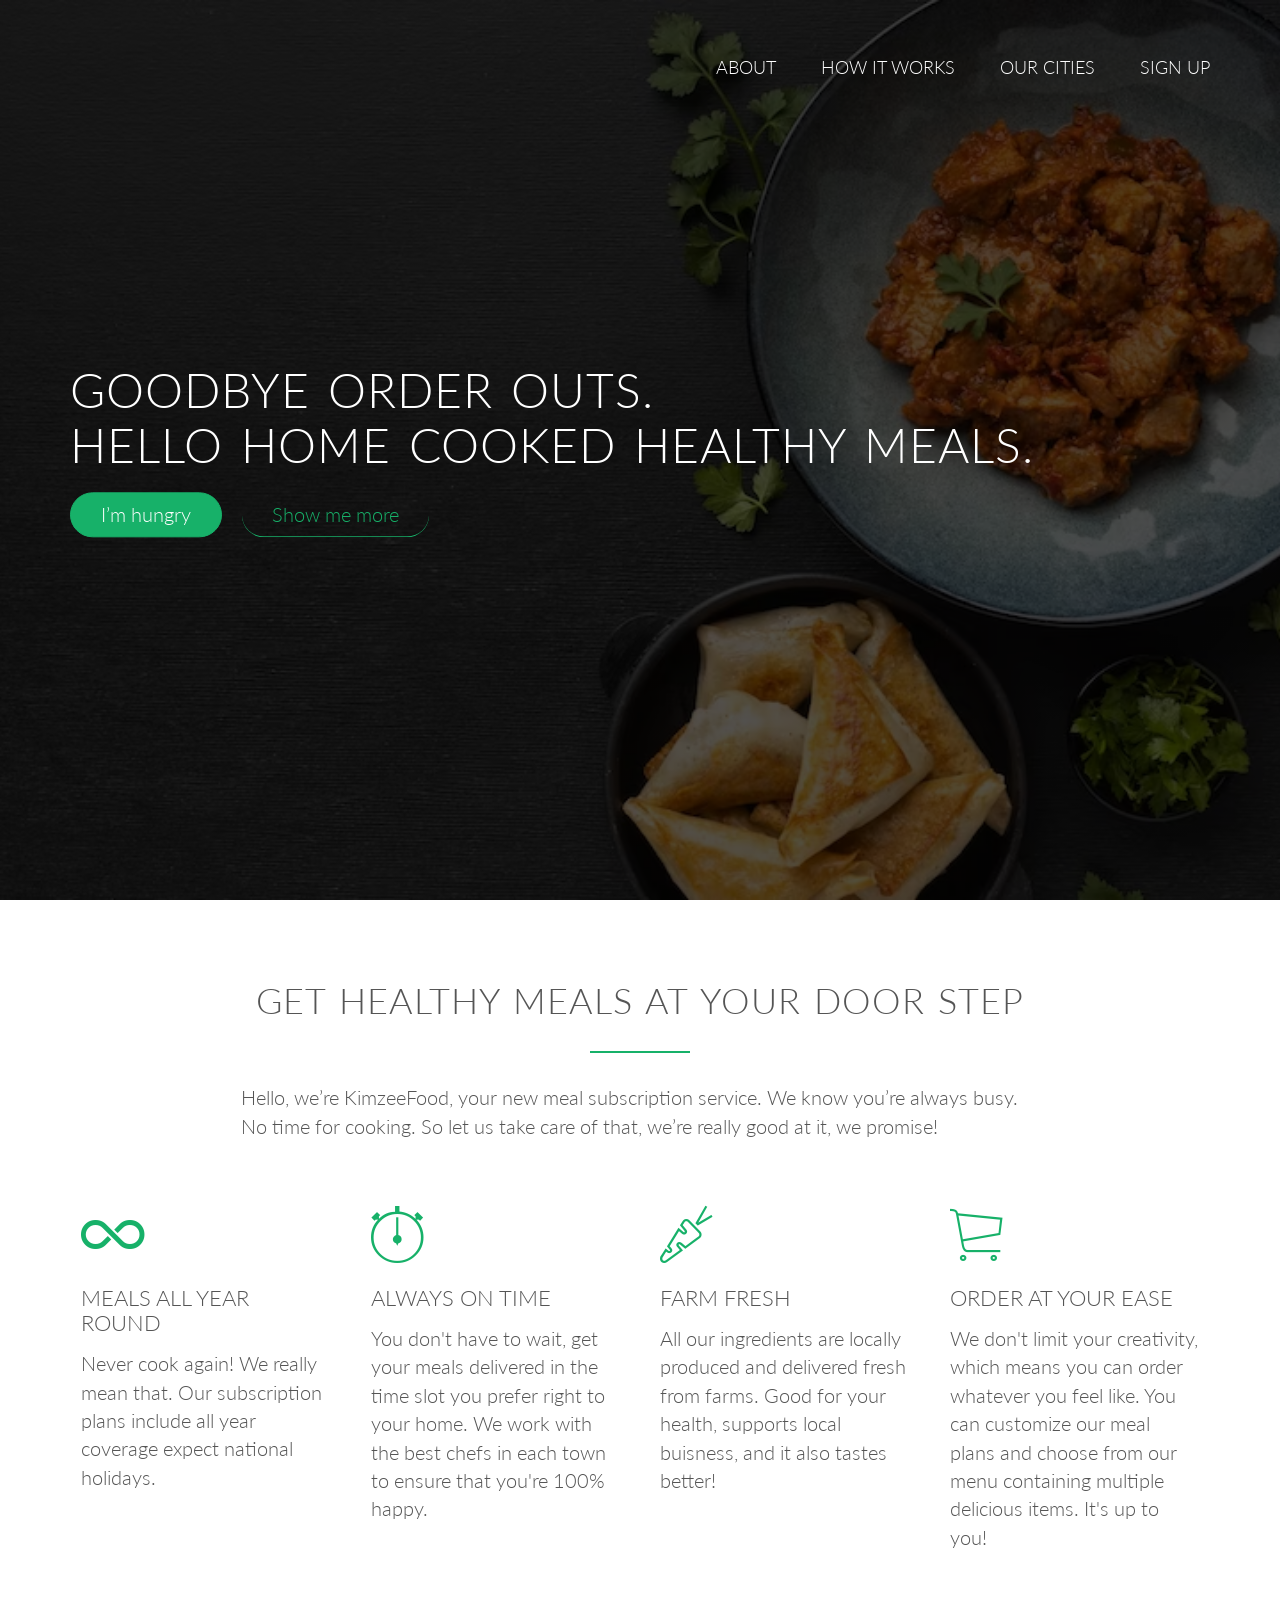
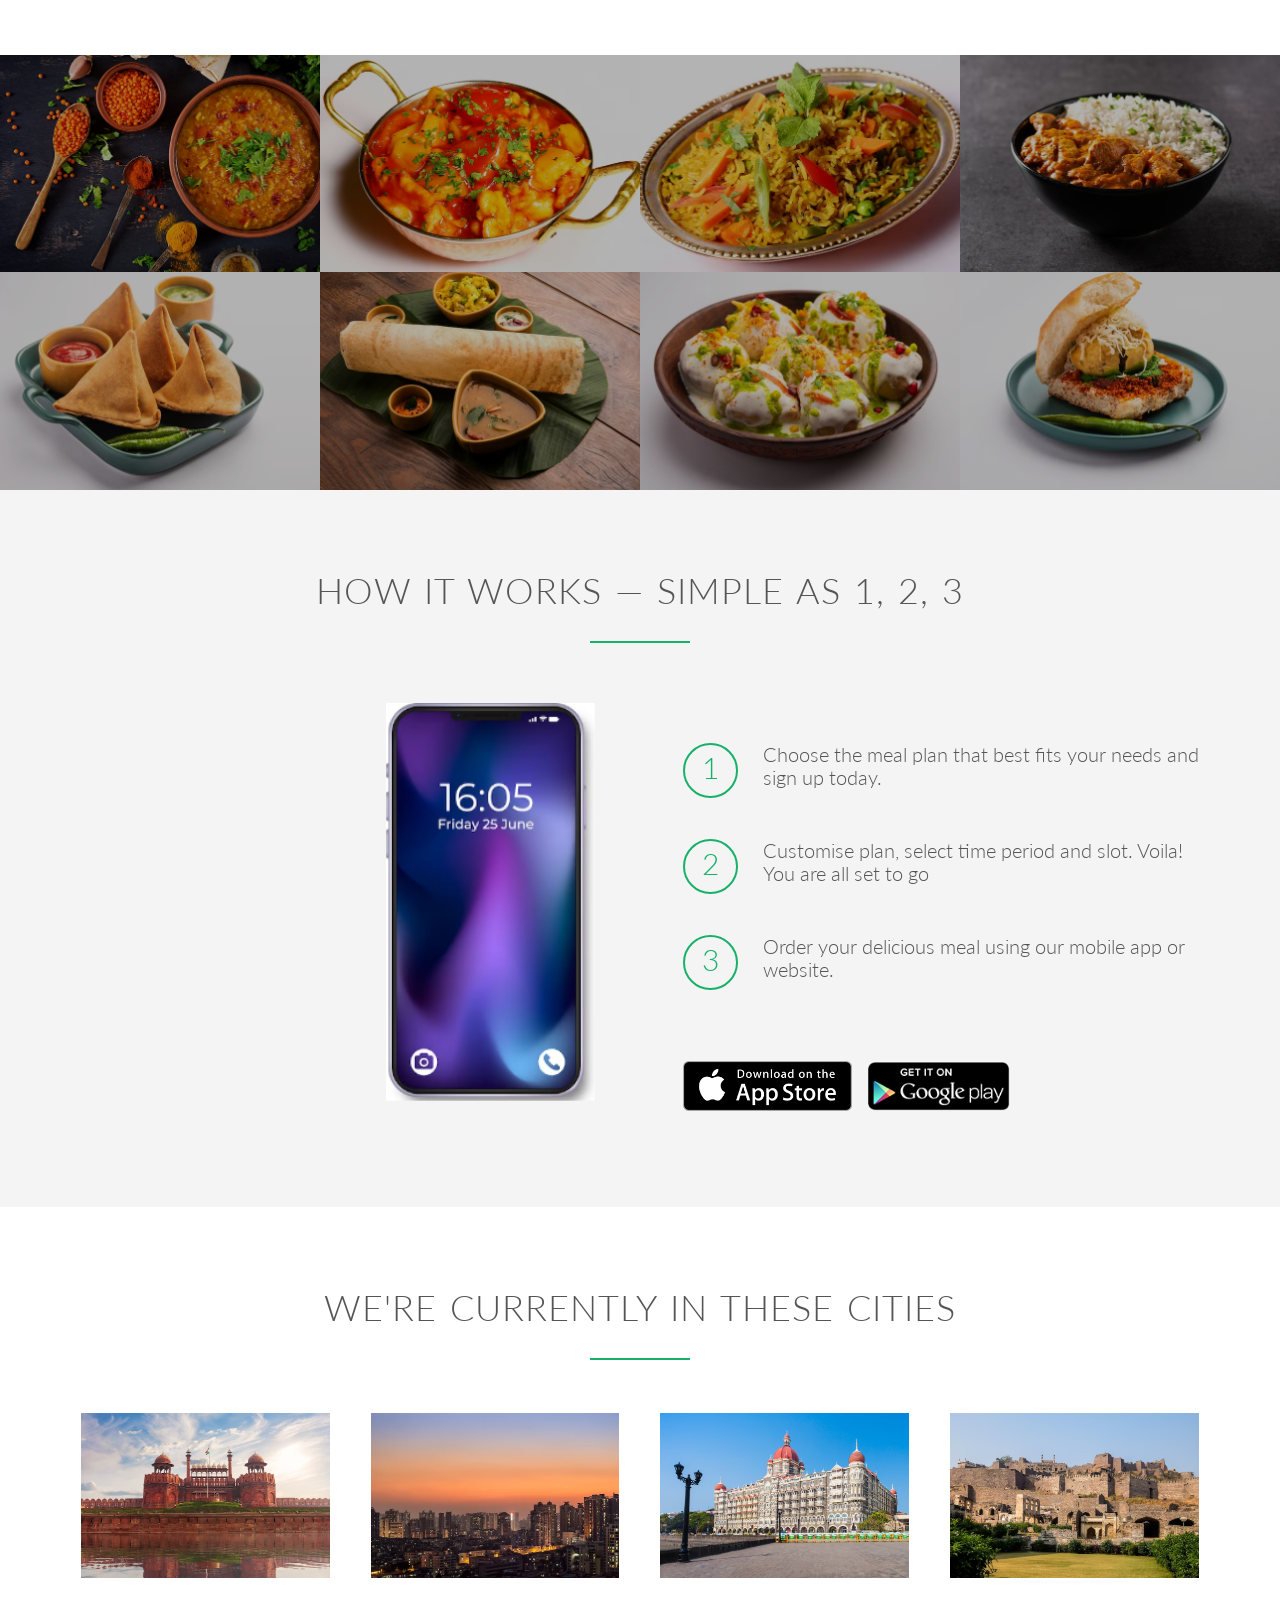
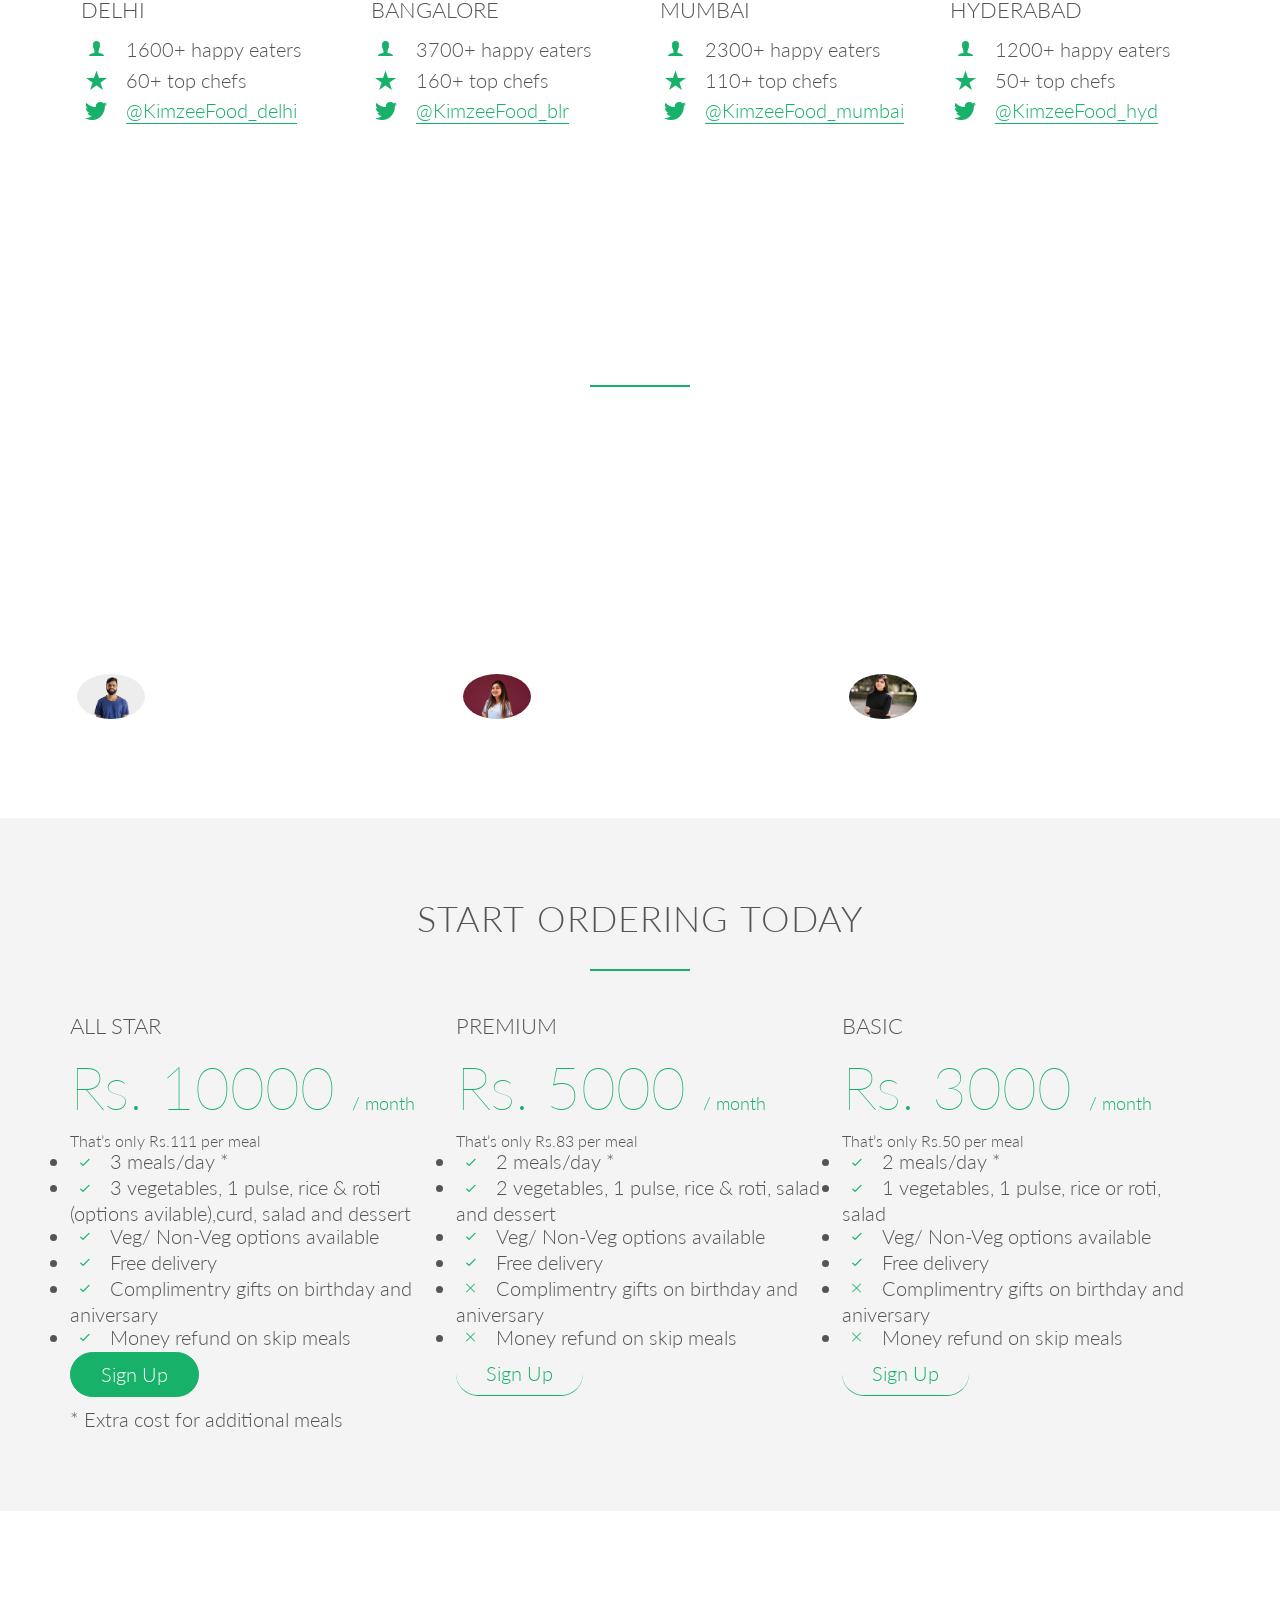
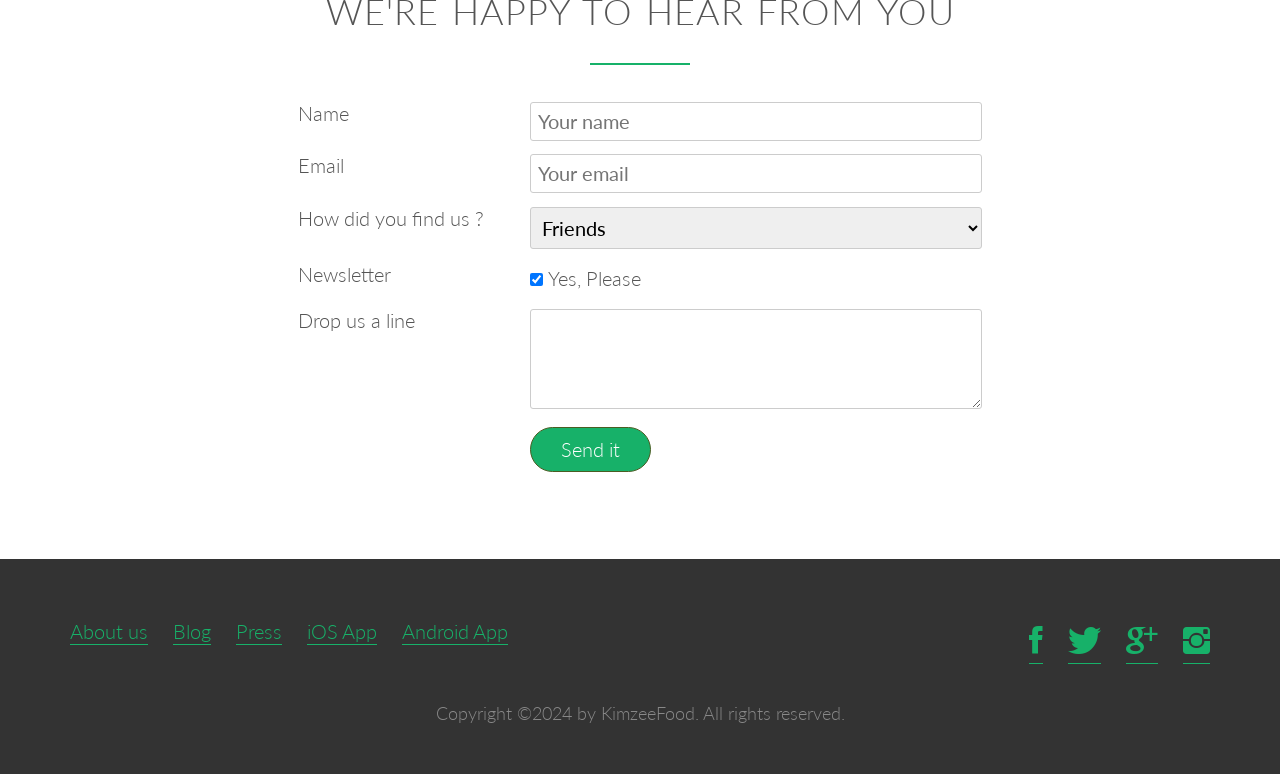
<file: index.html>
<!DOCTYPE html>
<html lang="en">
    <head>
        <link rel="stylesheet" type="text/css" href="vendors/css net/normalize.css">
        
        <link rel="stylesheet" type="text/css" href="vendors/css net/Grid.css">
        
        <link rel="stylesheet" type="text/css" href="vendors/css net/ionicons.css">
        
        <link rel="stylesheet" type="text/css" href="resources/css/kimzee.css">
        
        <link href="https://fonts.googleapis.com/css?family=Lato:100,300,300i,400" rel="stylesheet">
        
        <title>KimzeeFood</title>
    
    </head>
    
    <body>
        <header>
            <nav>
                <div class="row">
                    <!-- <img src="resources/img/logo-white.png" alt="KimzeeFood logo" class="logo"> -->
                    <ul class="main-nav">
                        
                    <li> <a href="#">About</a>  </li>
                    <li> <a href="#">How it works</a> </li>
                    <li> <a href="#">Our cities</a> </li> 
                    <li> <a href="#">Sign Up</a> </li>
                        
                  
                    
                    </ul>
                </div>
            
            </nav>
            <div class="hero-text-box">
                
                <h1>Goodbye order outs.<br> Hello home cooked healthy meals.</h1>
                <a class="btn btn-full" href="#">I’m hungry</a>
                <a class="btn btn-ghost" href="#">Show me more</a>
            
            </div>
        
        </header>
        <section class="section-features">
        <div class="row">
            <h2>Get healthy meals at your door step</h2>   
            <p class="long-copy">Hello, we’re KimzeeFood, your new meal subscription service. We know you’re always busy. No time for cooking. So let us take care of that, we’re really good at it, we promise!</p>
            
        </div>
        <div class="row">
            <div class="col span-1-of-4 box">
                <i class="ion-ios-infinite icon-big"></i>
            <h3>Meals all year round</h3>
                <p>Never cook again! We really mean that. Our subscription plans include all year coverage expect national holidays.</p>
            
            </div>
            <div class="col span-1-of-4 box">
                <i class="ion-ios-stopwatch-outline icon-big"></i>
            <h3>Always on time</h3>
                <p>You don't have to wait, get your meals delivered in the time slot you prefer right to your home. We work with the best chefs in each town to ensure that you're 100% happy.</p>
            
            </div>
            <div class="col span-1-of-4 box">
                <i class="ion-ios-nutrition-outline icon-big"></i>
            <h3>Farm fresh</h3>
                <p>All our ingredients are locally produced and delivered fresh from farms. Good for your health, supports local buisness, and it also tastes better!</p>
            
            </div>
            <div class="col span-1-of-4 box">
                <i class="ion-ios-cart-outline icon-big"></i>
            <h3>Order at your ease</h3>
                <p>We don't limit your creativity, which means you can order whatever you feel like. You can customize our meal plans and choose from our menu containing multiple delicious items. It's up to you!</p>
            
            </div>
            
        </div>
        
        </section>
        
        <section class="section-meals">
            <ul class="meals-showcase clearfix">
                <li>
                    <figure class="meal-photo"> 
                        <img src="resources/img/Food_1.avif" alt="Kichdi">
                    </figure>
                
                </li>
                 <li>
                    <figure class="meal-photo"> 
                        <img src="resources/img/Food_2.avif" alt="Aloo sabzi">
                    </figure>
                
                </li>
                 <li>
                    <figure class="meal-photo"> 
                        <img src="resources/img/Food_3.avif" alt="Veg Biryani ">
                    </figure>
                
                </li>
                 <li>
                    <figure class="meal-photo"> 
                        <img src="resources/img/Food_4.avif" alt="Chicken rice">
                    </figure>
                
                </li>
            
            </ul>
         <ul class="meals-showcase clearfix">
                <li>
                    <figure class="meal-photo"> 
                        <img src="resources/img/Food_5.avif" alt="Samosa">
                    </figure>
                
                </li>
                 <li>
                    <figure class="meal-photo"> 
                        <img src="resources/img/Food_6.avif" alt="Dosa">
                    </figure>
                
                </li>
                 <li>
                    <figure class="meal-photo"> 
                        <img src="resources/img/Food_7.avif" alt="Dahi vada">
                    </figure>
                
                </li>
                 <li>
                    <figure class="meal-photo"> 
                        <img src="resources/img/Food_8.avif" alt="Vada pav">
                    </figure>
                
                </li>
            
            </ul>
        
        
        </section>
        
        <section class="section-steps">
            <div class="row">
                <h2> How it works &mdash; Simple as 1, 2, 3</h2>
            </div>
            <div class="row">
                <div class="col span-1-of-2 steps-box">
                <img src="resources/img/Phone.png" alt="KimzeeFood app on iphone" class="app-screen">
                </div>
                <div class="col span-1-of-2 steps-box">
                    <div class="works-step">
                    <div>1</div>
                        <p>Choose the meal plan that best fits your needs and sign up today.</p>
                    </div>
               
                <div class="works-step">
                    <div>2</div>
                        <p>Customise plan, select time period and slot. Voila! You are all set to go</p>
                    </div>
            <div class="works-step">
                    <div>3</div>
                        <p> Order your delicious meal using our mobile app or website.</p>
                    </div>

            <a href="#" class="btn-app"><img src="resources/img/download-app.png" alt="App Store Button"></a>
             <a href="#" class="btn-app"><img src="resources/img/download-app-android.png" alt="Play Store Button"></a>
                </div>
            </div>
        
        </section>
        
        <section class="section-cities">
            <div class="row">
                <h2> We're currently in these cities </h2>
            </div>
            <div class="row">
                <div class="col span-1-of-4 box">
                    <img src="resources/img/red-fort-delhi.avif" alt="Delhi">
                    <h3>Delhi</h3>
                    <div class="city-feature">
                        <i class="ion-ios-person icon-small"></i>
                        1600+ happy eaters
                    </div>  
                    <div class="city-feature">
                        <i class="ion-ios-star icon-small"></i>
                        60+ top chefs
                    </div>  
                    <div class="city-feature">
                        <i class="ion-social-twitter icon-small"></i>
                        <a href="#">@KimzeeFood_delhi</a>
                    </div>  
                
                </div>
                       <div class="col span-1-of-4 box">
                    <img src="resources/img/bangalore.avif" alt="Bangalore">
                    <h3>Bangalore</h3>
                    <div class="city-feature">
                        <i class="ion-ios-person icon-small"></i>
                        3700+ happy eaters
                    </div>  
                    <div class="city-feature">
                        <i class="ion-ios-star icon-small"></i>
                       160+ top chefs
                    </div>  
                    <div class="city-feature">
                        <i class="ion-social-twitter icon-small"></i>
                        <a href="#">@KimzeeFood_blr</a>
                    </div>  
                
                </div>
                       <div class="col span-1-of-4 box">
                    <img src="resources/img/taj-hotel-mumbai.avif" alt="Mumbai">
                    <h3>Mumbai</h3>
                    <div class="city-feature">
                        <i class="ion-ios-person icon-small"></i>
                        2300+ happy eaters
                    </div>  
                    <div class="city-feature">
                        <i class="ion-ios-star icon-small"></i>
                        110+ top chefs
                    </div>  
                    <div class="city-feature">
                        <i class="ion-social-twitter icon-small"></i>
                        <a href="#"> @KimzeeFood_mumbai</a>
                    </div>  
                
                </div>
                       <div class="col span-1-of-4 box">
                    <img src="resources/img/golkonda-hyderabad.avif" alt="Hyderabad">
                    <h3>Hyderabad</h3>
                    <div class="city-feature">
                        <i class="ion-ios-person icon-small"></i>
                        1200+ happy eaters
                    </div>  
                    <div class="city-feature">
                        <i class="ion-ios-star icon-small"></i>
                        50+ top chefs
                    </div>  
                    <div class="city-feature">
                        <i class="ion-social-twitter icon-small"></i>
                       <a href="#">@KimzeeFood_hyd</a> 
                    </div>  
                
                </div>
            
            </div>
        
        
        </section>
        
        <section class="section-testimonials">
            <div class="row">
                <h2>Customer Reviews</h2>
            </div>
            <div class="row">
                <div class="col span-1-of-3">
                    <blockquote>KimzeeFood is a solution for busy people. I would recommend their meal subscription plans because of its variety of dishes, portion size, hygiene and Of Course the wonderful taste! It's home cooked food far from home.
                     <cite><img src="resources/img/male_review.avif">Devansh Mishra</cite>
                    </blockquote>
                    
                </div>
                 <div class="col span-1-of-3">
                    <blockquote>I'm a student living in off-campus housing and have limited budget therefore, I cannot eat out frequently. KimzeeFood provides healthy and pocket friendly meal plans which saves up my cooking time and let me focus more on my studies.
                     <cite><img src="resources/img/female_1.avif">Sakshi Singh</cite>
                    </blockquote>
                    
                </div>
                 <div class="col span-1-of-3">
                    <blockquote>I was looking for monthly meal delivery services in Delhi. After a day at work it gets difficult to cook for yourself, thankfully came across KimzeeFood it takes care of your meals everyday so that you don't have to worry about what to eat.
                     <cite><img src="resources/img/woman_2.avif">Ridham Das</cite>
                    </blockquote>
                    
                </div>
            </div>
        </section>
        <section class="section-plans">
            <div class="row">
                <h2> Start ordering today</h2>
            </div>
            <div class="row">
                <div class="col span-1-of-3">
                    <div>
                        <h3>All Star</h3>
                        <p class="plan-price">Rs. 10000 <span>/ month</span></p>
                        <p class="plan-price-meal">That’s only Rs.111 per meal</p>
                    </div>
                    <div>
                        <ul>
                            <li><i class="ion-ios-checkmark-empty icon-small"></i>3 meals/day *</li>
                            <li><i class="ion-ios-checkmark-empty icon-small"></i>3 vegetables, 1 pulse, rice & roti (options avilable),curd, salad and dessert </li>
                            <li><i class="ion-ios-checkmark-empty icon-small"></i>Veg/ Non-Veg options available</li>
                            <li><i class="ion-ios-checkmark-empty icon-small"></i>Free delivery</li>
                            <li><i class="ion-ios-checkmark-empty icon-small"></i>Complimentry gifts on birthday and aniversary</li>
                            <li><i class="ion-ios-checkmark-empty icon-small"></i>Money refund on skip meals</li>
                        </ul>
                    </div>
                    <div>
                         <a href="#" class="btn btn-full">Sign Up</a>
                    </div>
                
                </div>
               <div class="col span-1-of-3">
                    <div>
                        <h3>Premium</h3>
                        <p class="plan-price">Rs. 5000 <span>/ month</span></p>
                        <p class="plan-price-meal">That’s only Rs.83 per meal</p>
                    </div>
                    <div>
                        <ul>
                            <li><i class="ion-ios-checkmark-empty icon-small"></i>2 meals/day *</li>
                            <li><i class="ion-ios-checkmark-empty icon-small"></i>2 vegetables, 1 pulse, rice & roti, salad and dessert</li>
                            <li><i class="ion-ios-checkmark-empty icon-small"></i>Veg/ Non-Veg options available</li>
                            <li><i class="ion-ios-checkmark-empty icon-small"></i>Free delivery</li>
                            <li><i class="ion-ios-close-empty icon-small"></i>Complimentry gifts on birthday and aniversary</li>
                            <li><i class="ion-ios-close-empty icon-small"></i>Money refund on skip meals</li>
                        </ul>
                    </div>
                    <div>
                         <a href="#" class="btn btn-ghost">Sign Up</a>
                    </div>
                
                </div>
                <div class="col span-1-of-3">
                    <div>
                        <h3>Basic</h3>
                        <p class="plan-price">Rs. 3000 <span>/ month</span></p>
                        <p class="plan-price-meal">That’s only Rs.50 per meal</p>
                    </div>
                    <div>
                        <ul>
                            <li><i class="ion-ios-checkmark-empty icon-small"></i>2 meals/day *</li>
                            <li><i class="ion-ios-checkmark-empty icon-small"></i>1 vegetables, 1 pulse, rice or roti, salad</li>
                            <li><i class="ion-ios-checkmark-empty icon-small"></i>Veg/ Non-Veg options available</li>
                            <li><i class="ion-ios-checkmark-empty icon-small"></i>Free delivery</li>
                            <li><i class="ion-ios-close-empty icon-small"></i>Complimentry gifts on birthday and aniversary</li>
                            <li><i class="ion-ios-close-empty icon-small"></i>Money refund on skip meals</li>
                        </ul>
                    </div>

                    <div>
                         <a href="#" class="btn btn-ghost">Sign Up</a>
                    </div>
                
                </div>
            </div>
            <div class="row">
                <p>* Extra cost for additional meals</p>
            </div>
        
        </section>
        <section class="section-form">
            <div class="row">
                <h2>We're happy to hear from you</h2>
            </div>
            <div class="row">
                <form method="post" action="#" class="contact-form">
                    <div class="row">
                        <div class="col span-1-of-3">
                            <label for="name">Name</label>
                        </div>
                        <div class="col span-2-of-3">
                            <input type="text" name="name" id="name" placeholder="Your name" required>
                        </div>
                    </div>
                    <div class="row">
                        <div class="col span-1-of-3">
                            <label for="email">Email</label>
                        </div>
                        <div class="col span-2-of-3">
                            <input type="email" name="email" id="email" placeholder="Your email" required>
                        </div>
                    </div>
                    <div class="row">
                        <div class="col span-1-of-3">
                           <label for="find-us">How did you find us ? </label>
                        </div>
                        <div class="col span-2-of-3">
                            <select name="find us" id="find-us" >
                                <option value="friends" selected>Friends</option>
                                <option value="search">Search Engine</option>
                                <option value="ad">Advertisement</option>
                                <option value="other">Other</option>
                            </select>
                        </div>
                    </div>
                    <div class="row">
                        <div class="col span-1-of-3">
                            <label>Newsletter</label>
                        </div>
                        <div class="col span-2-of-3">
                            <input type="checkbox" name="news" id="news" checked>Yes, Please
                        </div>
                    </div>
                    <div class="row">
                        <div class="col span-1-of-3">
                            <label>Drop us a line</label>
                        </div>
                        <div class="col span-2-of-3">
                            <textarea name="message"></textarea>
                        </div>
                    </div>
                     <div class="row">
                        <div class="col span-1-of-3">
                            <label>&nbsp;</label>
                        </div>
                        <div class="col span-2-of-3">
                            <input type= "submit" value="Send it">
                        </div>
                    </div>
                </form>
            </div>
        
        </section>
        <footer>
            <div class="row">
                <div class="col span-1-of-2">
                    <ul class="footer-nav">
                        <li><a href="#"> About us</a></li>
                        <li><a href="#"> Blog</a></li>
                        <li><a href="#"> Press</a></li>
                        <li><a href="#"> iOS App</a></li>
                        <li><a href="#"> Android App</a></li>
                    </ul>
                </div>
                <div class="col span-1-of-2">
                    <ul class="social-links">
                        <li><a href="#"> <i class="ion-social-facebook"></i></a></li>
                        <li><a href="#"><i class="ion-social-twitter"></i> </a></li>
                        <li><a href="#"> <i class="ion-social-googleplus"></i></a></li>
                        <li><a href="#"> <i class="ion-social-instagram"></i></a></li>
                        
                    </ul>
                </div>
            </div>
            <div class="row">
                <p>
                    Copyright &copy;2024 by KimzeeFood. All rights reserved.
                </p>
            
            </div>
        
        </footer>
    
    </body>




</html>
</file>
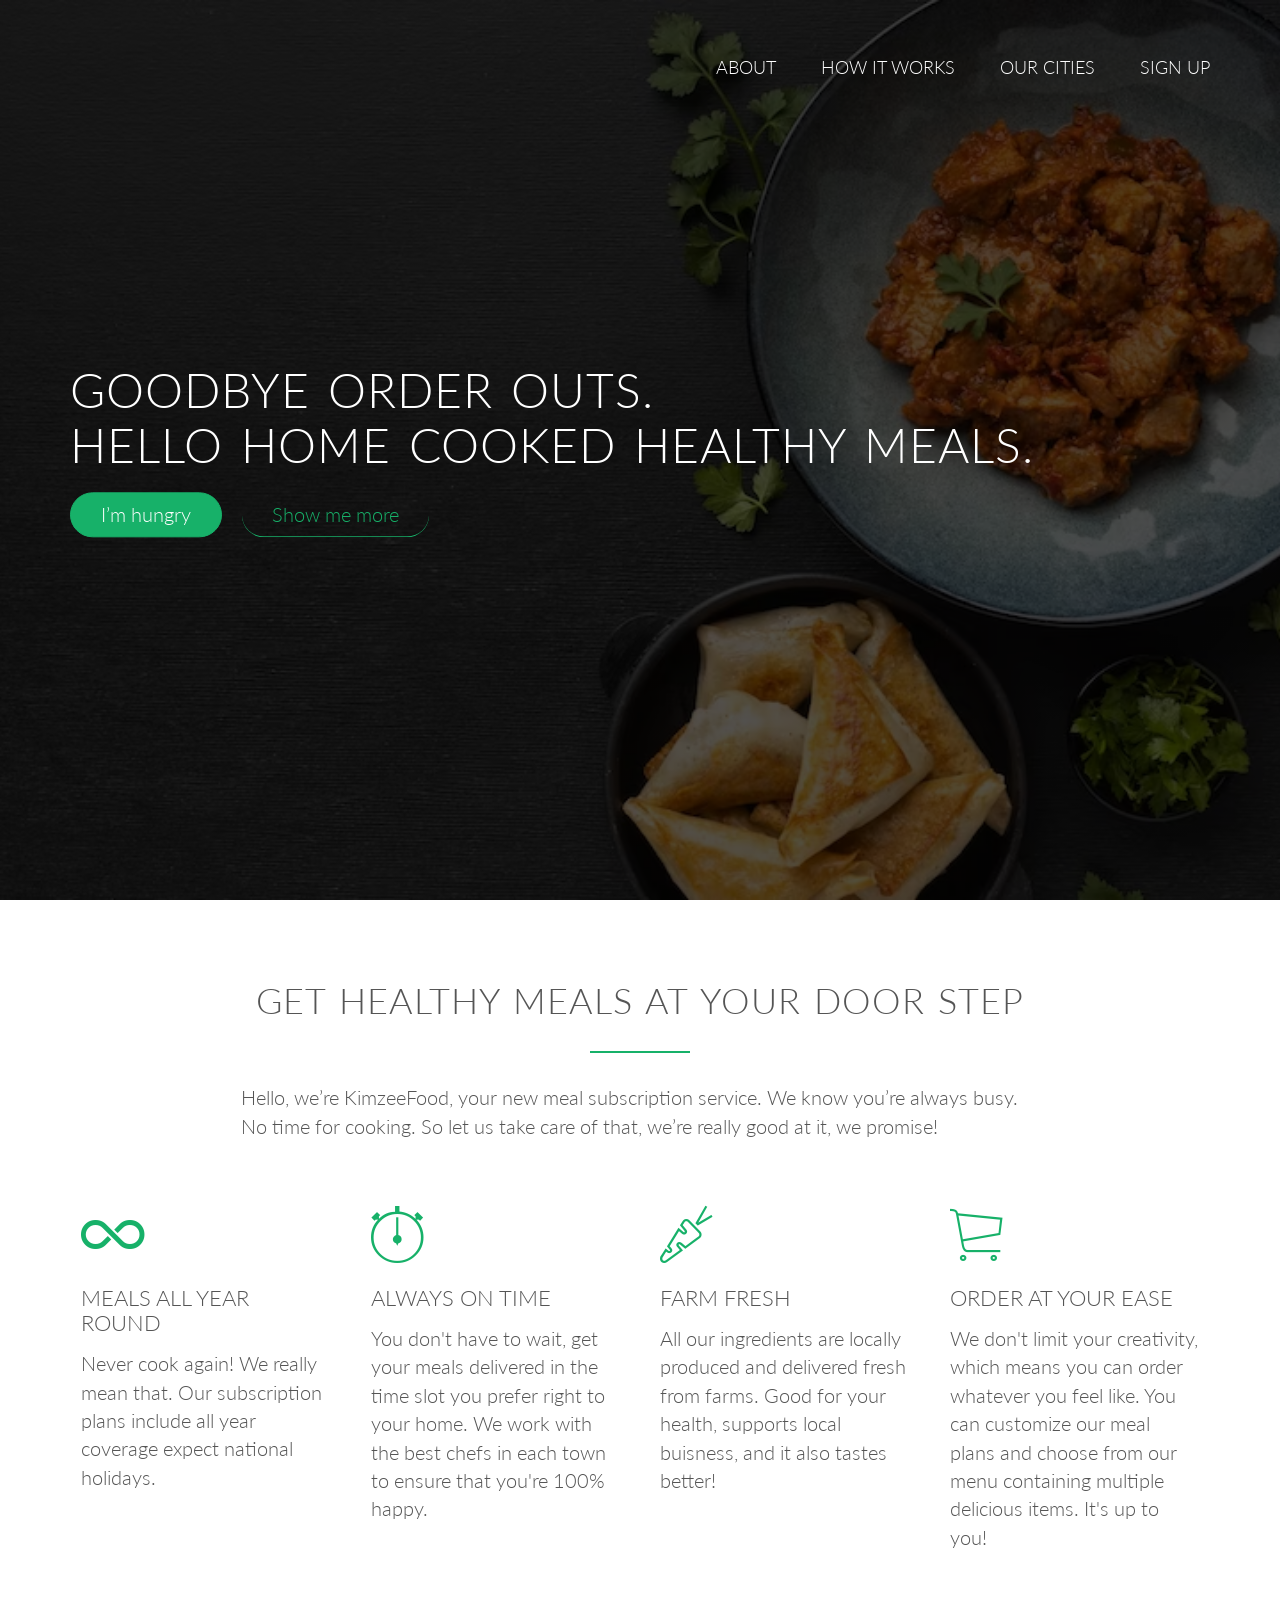
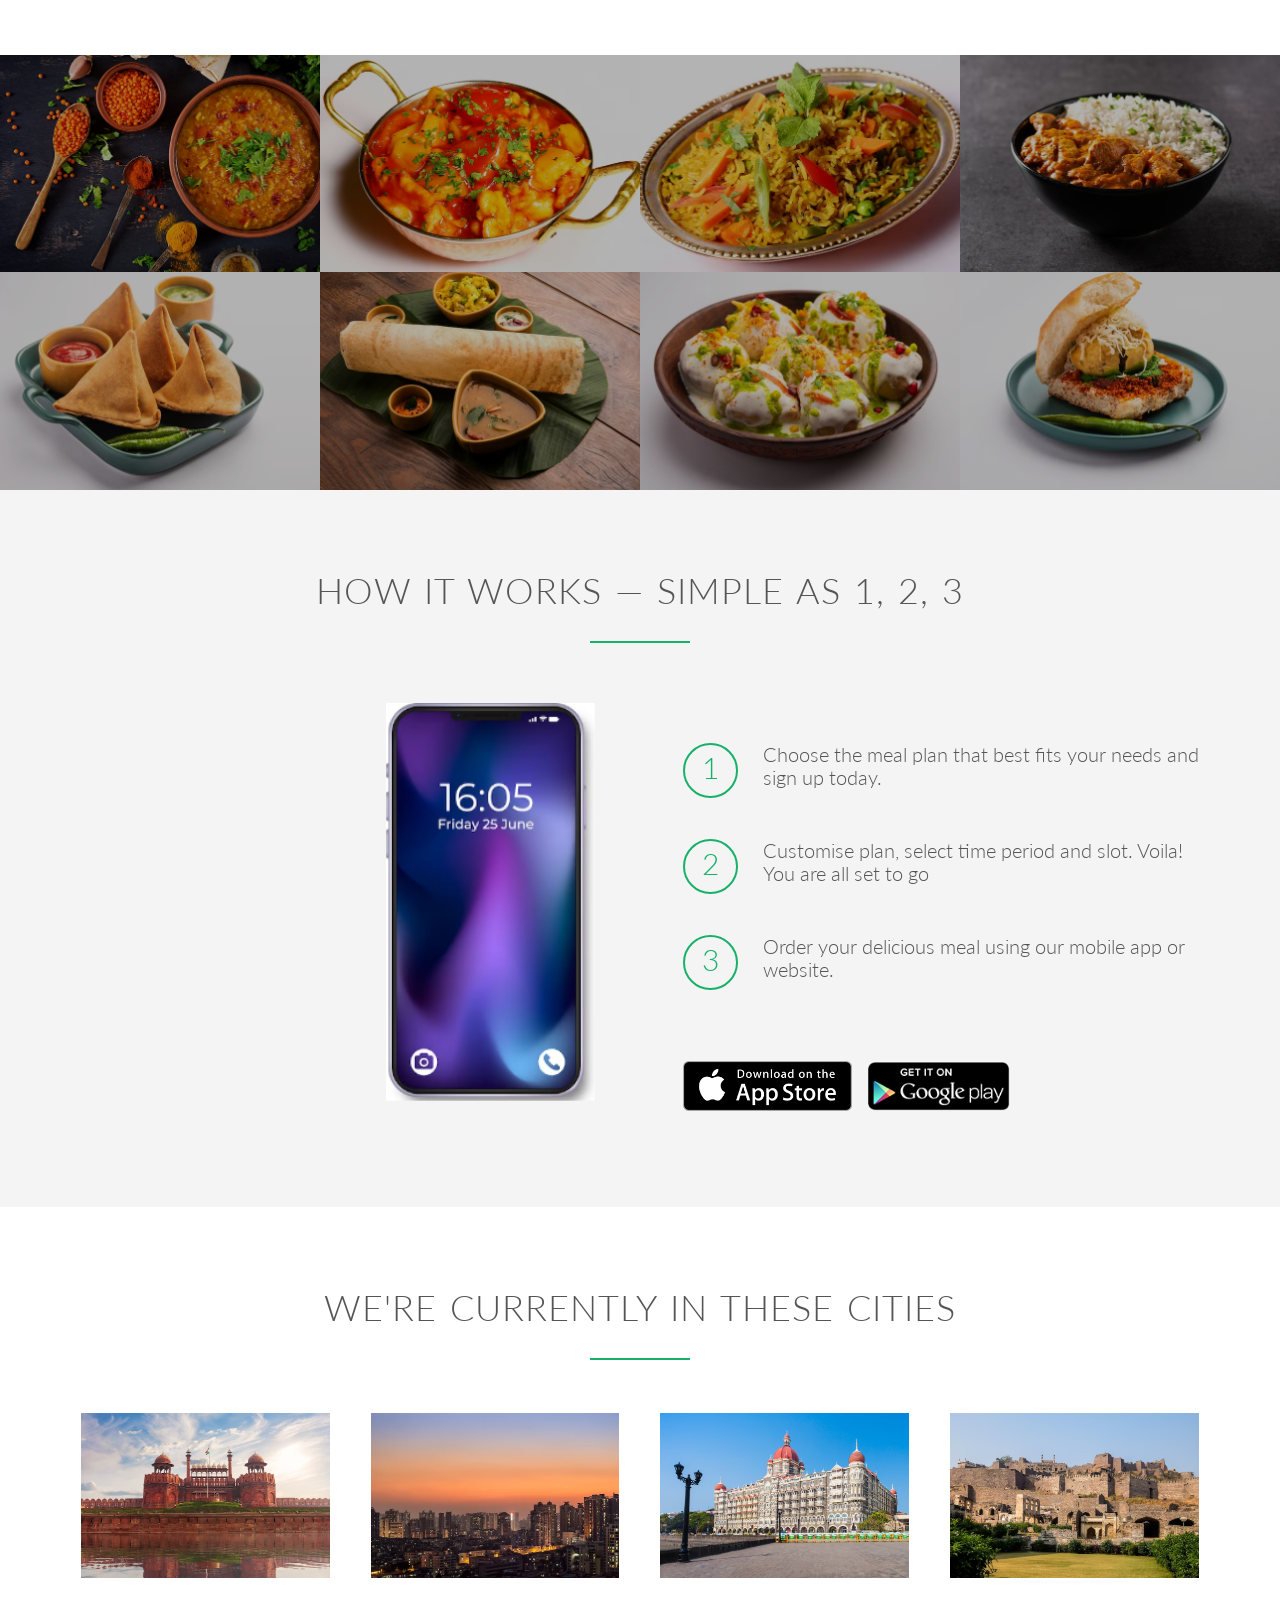
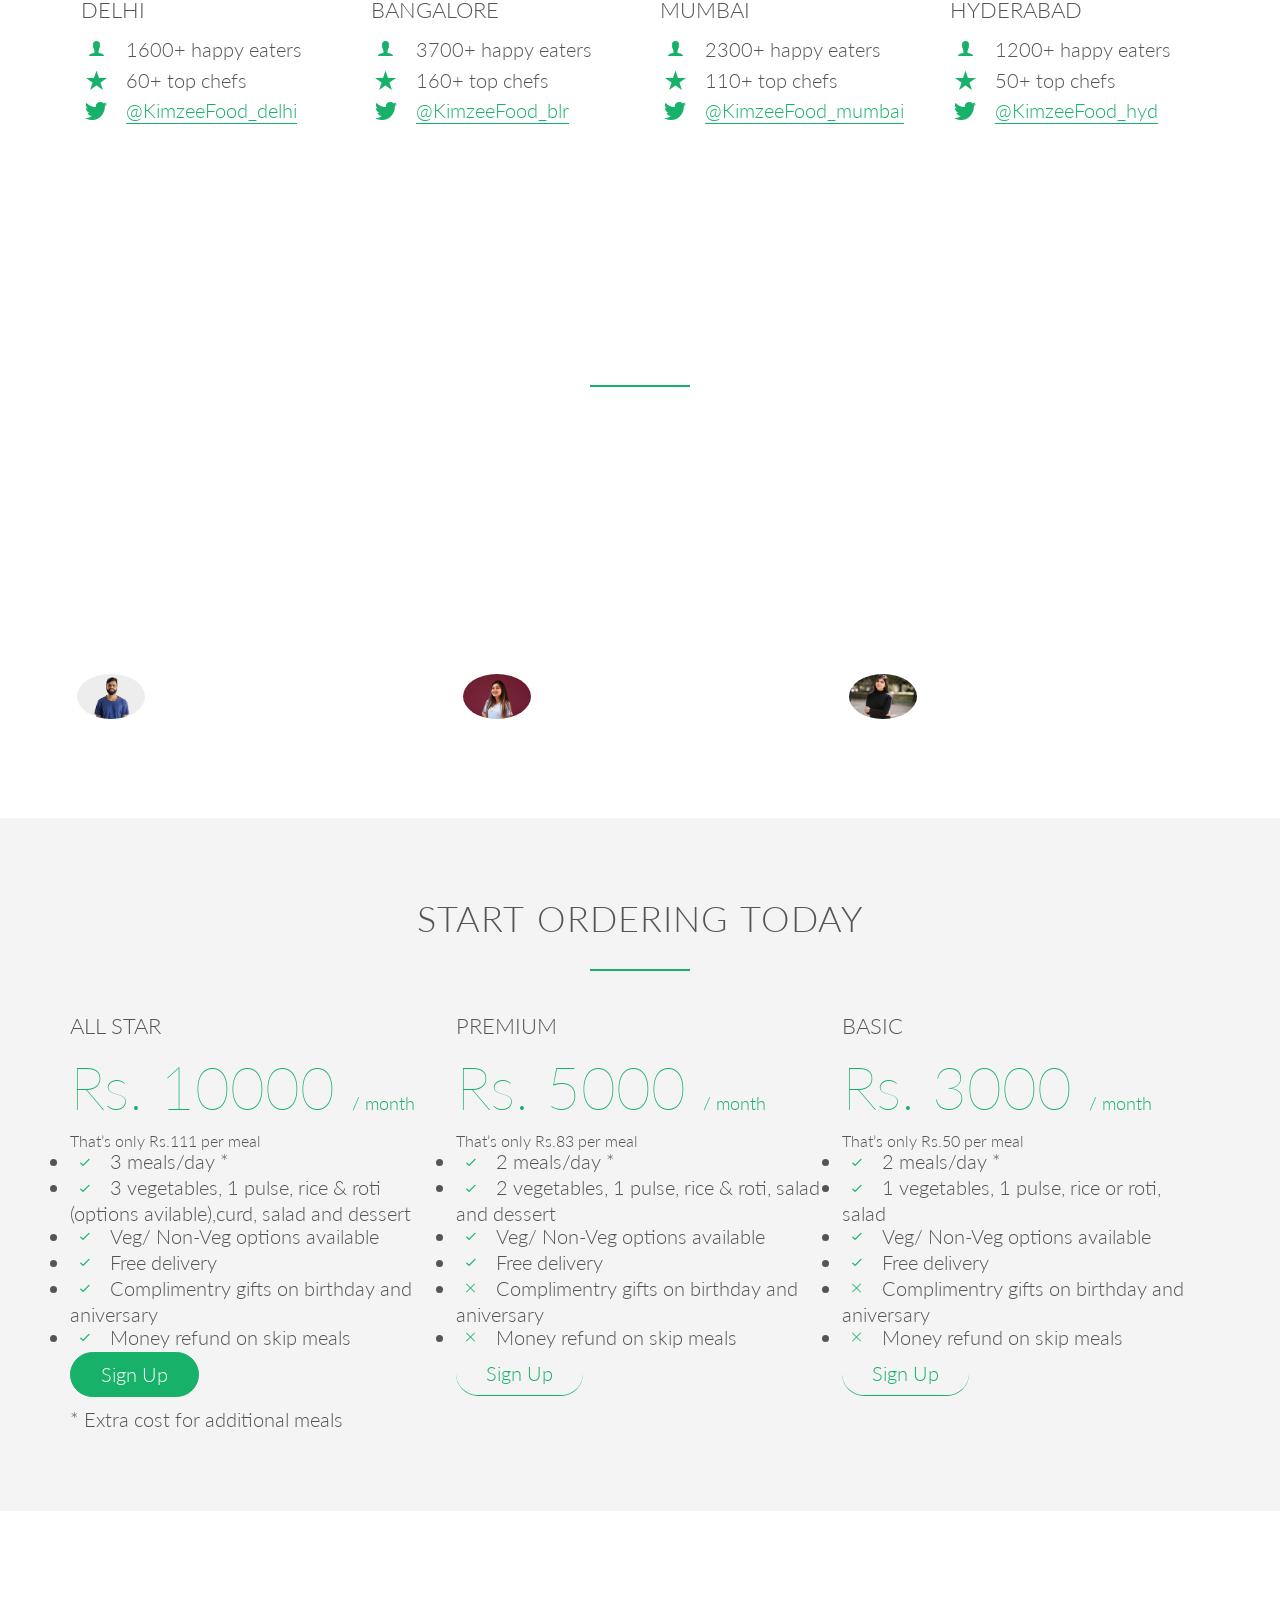
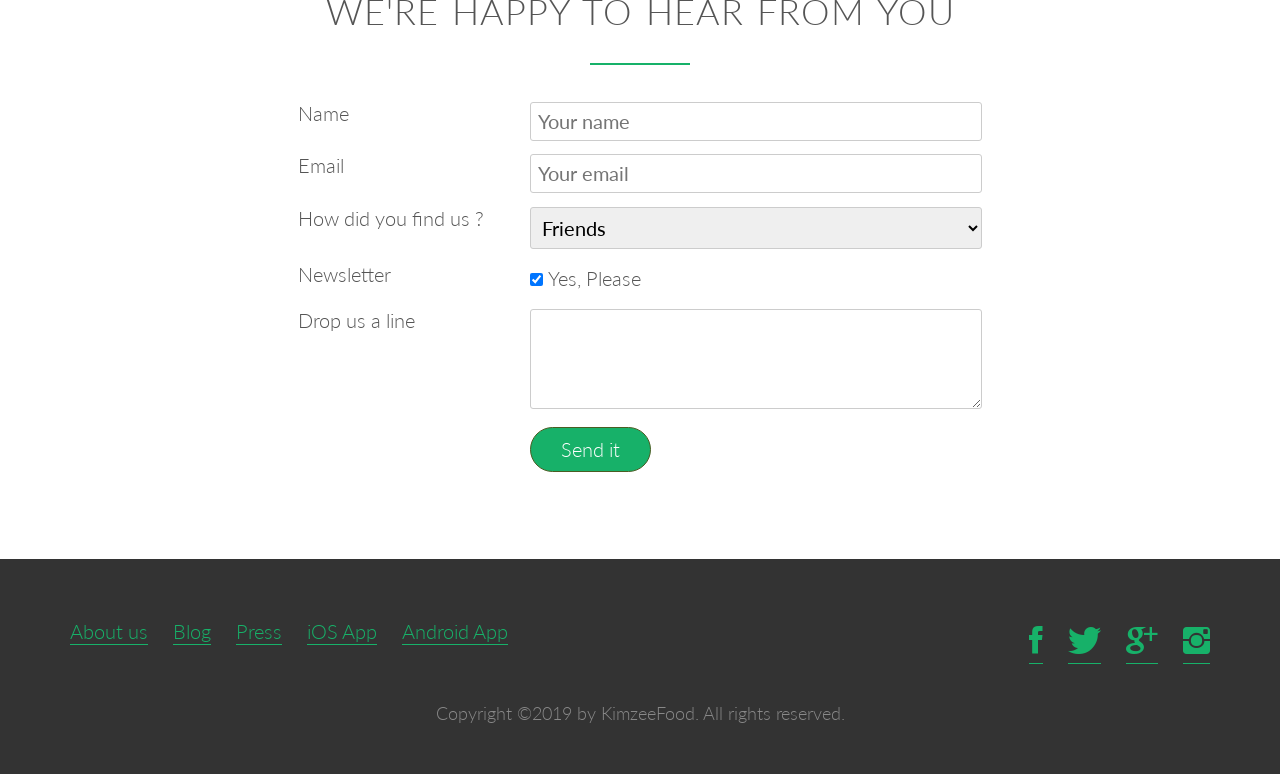
<file: kimzee.html>
<!DOCTYPE html>
<html lang="en">
    <head>
        <link rel="stylesheet" type="text/css" href="vendors/css net/normalize.css">
        
        <link rel="stylesheet" type="text/css" href="vendors/css net/Grid.css">
        
        <link rel="stylesheet" type="text/css" href="vendors/css net/ionicons.css">
        
        <link rel="stylesheet" type="text/css" href="resources/css/kimzee.css">
        
        <link href="https://fonts.googleapis.com/css?family=Lato:100,300,300i,400" rel="stylesheet">
        
        <title>KimzeeFood</title>
    
    </head>
    
    <body>
        <header>
            <nav>
                <div class="row">
                    <!-- <img src="resources/img/logo-white.png" alt="KimzeeFood logo" class="logo"> -->
                    <ul class="main-nav">
                        
                    <li> <a href="#">About</a>  </li>
                    <li> <a href="#">How it works</a> </li>
                    <li> <a href="#">Our cities</a> </li> 
                    <li> <a href="#">Sign Up</a> </li>
                        
                  
                    
                    </ul>
                </div>
            
            </nav>
            <div class="hero-text-box">
                
                <h1>Goodbye order outs.<br> Hello home cooked healthy meals.</h1>
                <a class="btn btn-full" href="#">I’m hungry</a>
                <a class="btn btn-ghost" href="#">Show me more</a>
            
            </div>
        
        </header>
        <section class="section-features">
        <div class="row">
            <h2>Get healthy meals at your door step</h2>   
            <p class="long-copy">Hello, we’re KimzeeFood, your new meal subscription service. We know you’re always busy. No time for cooking. So let us take care of that, we’re really good at it, we promise!</p>
            
        </div>
        <div class="row">
            <div class="col span-1-of-4 box">
                <i class="ion-ios-infinite icon-big"></i>
            <h3>Meals all year round</h3>
                <p>Never cook again! We really mean that. Our subscription plans include all year coverage expect national holidays.</p>
            
            </div>
            <div class="col span-1-of-4 box">
                <i class="ion-ios-stopwatch-outline icon-big"></i>
            <h3>Always on time</h3>
                <p>You don't have to wait, get your meals delivered in the time slot you prefer right to your home. We work with the best chefs in each town to ensure that you're 100% happy.</p>
            
            </div>
            <div class="col span-1-of-4 box">
                <i class="ion-ios-nutrition-outline icon-big"></i>
            <h3>Farm fresh</h3>
                <p>All our ingredients are locally produced and delivered fresh from farms. Good for your health, supports local buisness, and it also tastes better!</p>
            
            </div>
            <div class="col span-1-of-4 box">
                <i class="ion-ios-cart-outline icon-big"></i>
            <h3>Order at your ease</h3>
                <p>We don't limit your creativity, which means you can order whatever you feel like. You can customize our meal plans and choose from our menu containing multiple delicious items. It's up to you!</p>
            
            </div>
            
        </div>
        
        </section>
        
        <section class="section-meals">
            <ul class="meals-showcase clearfix">
                <li>
                    <figure class="meal-photo"> 
                        <img src="resources/img/Food_1.avif" alt="Kichdi">
                    </figure>
                
                </li>
                 <li>
                    <figure class="meal-photo"> 
                        <img src="resources/img/Food_2.avif" alt="Aloo sabzi">
                    </figure>
                
                </li>
                 <li>
                    <figure class="meal-photo"> 
                        <img src="resources/img/Food_3.avif" alt="Veg Biryani ">
                    </figure>
                
                </li>
                 <li>
                    <figure class="meal-photo"> 
                        <img src="resources/img/Food_4.avif" alt="Chicken rice">
                    </figure>
                
                </li>
            
            </ul>
         <ul class="meals-showcase clearfix">
                <li>
                    <figure class="meal-photo"> 
                        <img src="resources/img/Food_5.avif" alt="Samosa">
                    </figure>
                
                </li>
                 <li>
                    <figure class="meal-photo"> 
                        <img src="resources/img/Food_6.avif" alt="Dosa">
                    </figure>
                
                </li>
                 <li>
                    <figure class="meal-photo"> 
                        <img src="resources/img/Food_7.avif" alt="Dahi vada">
                    </figure>
                
                </li>
                 <li>
                    <figure class="meal-photo"> 
                        <img src="resources/img/Food_8.avif" alt="Vada pav">
                    </figure>
                
                </li>
            
            </ul>
        
        
        </section>
        
        <section class="section-steps">
            <div class="row">
                <h2> How it works &mdash; Simple as 1, 2, 3</h2>
            </div>
            <div class="row">
                <div class="col span-1-of-2 steps-box">
                <img src="resources/img/Phone.png" alt="KimzeeFood app on iphone" class="app-screen">
                </div>
                <div class="col span-1-of-2 steps-box">
                    <div class="works-step">
                    <div>1</div>
                        <p>Choose the meal plan that best fits your needs and sign up today.</p>
                    </div>
               
                <div class="works-step">
                    <div>2</div>
                        <p>Customise plan, select time period and slot. Voila! You are all set to go</p>
                    </div>
            <div class="works-step">
                    <div>3</div>
                        <p> Order your delicious meal using our mobile app or website.</p>
                    </div>

            <a href="#" class="btn-app"><img src="resources/img/download-app.png" alt="App Store Button"></a>
             <a href="#" class="btn-app"><img src="resources/img/download-app-android.png" alt="Play Store Button"></a>
                </div>
            </div>
        
        </section>
        
        <section class="section-cities">
            <div class="row">
                <h2> We're currently in these cities </h2>
            </div>
            <div class="row">
                <div class="col span-1-of-4 box">
                    <img src="resources/img/red-fort-delhi.avif" alt="Delhi">
                    <h3>Delhi</h3>
                    <div class="city-feature">
                        <i class="ion-ios-person icon-small"></i>
                        1600+ happy eaters
                    </div>  
                    <div class="city-feature">
                        <i class="ion-ios-star icon-small"></i>
                        60+ top chefs
                    </div>  
                    <div class="city-feature">
                        <i class="ion-social-twitter icon-small"></i>
                        <a href="#">@KimzeeFood_delhi</a>
                    </div>  
                
                </div>
                       <div class="col span-1-of-4 box">
                    <img src="resources/img/bangalore.avif" alt="Bangalore">
                    <h3>Bangalore</h3>
                    <div class="city-feature">
                        <i class="ion-ios-person icon-small"></i>
                        3700+ happy eaters
                    </div>  
                    <div class="city-feature">
                        <i class="ion-ios-star icon-small"></i>
                       160+ top chefs
                    </div>  
                    <div class="city-feature">
                        <i class="ion-social-twitter icon-small"></i>
                        <a href="#">@KimzeeFood_blr</a>
                    </div>  
                
                </div>
                       <div class="col span-1-of-4 box">
                    <img src="resources/img/taj-hotel-mumbai.avif" alt="Mumbai">
                    <h3>Mumbai</h3>
                    <div class="city-feature">
                        <i class="ion-ios-person icon-small"></i>
                        2300+ happy eaters
                    </div>  
                    <div class="city-feature">
                        <i class="ion-ios-star icon-small"></i>
                        110+ top chefs
                    </div>  
                    <div class="city-feature">
                        <i class="ion-social-twitter icon-small"></i>
                        <a href="#"> @KimzeeFood_mumbai</a>
                    </div>  
                
                </div>
                       <div class="col span-1-of-4 box">
                    <img src="resources/img/golkonda-hyderabad.avif" alt="Hyderabad">
                    <h3>Hyderabad</h3>
                    <div class="city-feature">
                        <i class="ion-ios-person icon-small"></i>
                        1200+ happy eaters
                    </div>  
                    <div class="city-feature">
                        <i class="ion-ios-star icon-small"></i>
                        50+ top chefs
                    </div>  
                    <div class="city-feature">
                        <i class="ion-social-twitter icon-small"></i>
                       <a href="#">@KimzeeFood_hyd</a> 
                    </div>  
                
                </div>
            
            </div>
        
        
        </section>
        
        <section class="section-testimonials">
            <div class="row">
                <h2>Customer Reviews</h2>
            </div>
            <div class="row">
                <div class="col span-1-of-3">
                    <blockquote>KimzeeFood is a solution for busy people. I would recommend their meal subscription plans because of its variety of dishes, portion size, hygiene and Of Course the wonderful taste! It's home cooked food far from home.
                     <cite><img src="resources/img/male_review.avif">Devansh Mishra</cite>
                    </blockquote>
                    
                </div>
                 <div class="col span-1-of-3">
                    <blockquote>I'm a student living in off-campus housing and have limited budget therefore, I cannot eat out frequently. KimzeeFood provides healthy and pocket friendly meal plans which saves up my cooking time and let me focus more on my studies.
                     <cite><img src="resources/img/female_1.avif">Sakshi Singh</cite>
                    </blockquote>
                    
                </div>
                 <div class="col span-1-of-3">
                    <blockquote>I was looking for monthly meal delivery services in Delhi. After a day at work it gets difficult to cook for yourself, thankfully came across KimzeeFood it takes care of your meals everyday so that you don't have to worry about what to eat.
                     <cite><img src="resources/img/woman_2.avif">Ridham Das</cite>
                    </blockquote>
                    
                </div>
            </div>
        </section>
        <section class="section-plans">
            <div class="row">
                <h2> Start ordering today</h2>
            </div>
            <div class="row">
                <div class="col span-1-of-3">
                    <div>
                        <h3>All Star</h3>
                        <p class="plan-price">Rs. 10000 <span>/ month</span></p>
                        <p class="plan-price-meal">That’s only Rs.111 per meal</p>
                    </div>
                    <div>
                        <ul>
                            <li><i class="ion-ios-checkmark-empty icon-small"></i>3 meals/day *</li>
                            <li><i class="ion-ios-checkmark-empty icon-small"></i>3 vegetables, 1 pulse, rice & roti (options avilable),curd, salad and dessert </li>
                            <li><i class="ion-ios-checkmark-empty icon-small"></i>Veg/ Non-Veg options available</li>
                            <li><i class="ion-ios-checkmark-empty icon-small"></i>Free delivery</li>
                            <li><i class="ion-ios-checkmark-empty icon-small"></i>Complimentry gifts on birthday and aniversary</li>
                            <li><i class="ion-ios-checkmark-empty icon-small"></i>Money refund on skip meals</li>
                        </ul>
                    </div>
                    <div>
                         <a href="#" class="btn btn-full">Sign Up</a>
                    </div>
                
                </div>
               <div class="col span-1-of-3">
                    <div>
                        <h3>Premium</h3>
                        <p class="plan-price">Rs. 5000 <span>/ month</span></p>
                        <p class="plan-price-meal">That’s only Rs.83 per meal</p>
                    </div>
                    <div>
                        <ul>
                            <li><i class="ion-ios-checkmark-empty icon-small"></i>2 meals/day *</li>
                            <li><i class="ion-ios-checkmark-empty icon-small"></i>2 vegetables, 1 pulse, rice & roti, salad and dessert</li>
                            <li><i class="ion-ios-checkmark-empty icon-small"></i>Veg/ Non-Veg options available</li>
                            <li><i class="ion-ios-checkmark-empty icon-small"></i>Free delivery</li>
                            <li><i class="ion-ios-close-empty icon-small"></i>Complimentry gifts on birthday and aniversary</li>
                            <li><i class="ion-ios-close-empty icon-small"></i>Money refund on skip meals</li>
                        </ul>
                    </div>
                    <div>
                         <a href="#" class="btn btn-ghost">Sign Up</a>
                    </div>
                
                </div>
                <div class="col span-1-of-3">
                    <div>
                        <h3>Basic</h3>
                        <p class="plan-price">Rs. 3000 <span>/ month</span></p>
                        <p class="plan-price-meal">That’s only Rs.50 per meal</p>
                    </div>
                    <div>
                        <ul>
                            <li><i class="ion-ios-checkmark-empty icon-small"></i>2 meals/day *</li>
                            <li><i class="ion-ios-checkmark-empty icon-small"></i>1 vegetables, 1 pulse, rice or roti, salad</li>
                            <li><i class="ion-ios-checkmark-empty icon-small"></i>Veg/ Non-Veg options available</li>
                            <li><i class="ion-ios-checkmark-empty icon-small"></i>Free delivery</li>
                            <li><i class="ion-ios-close-empty icon-small"></i>Complimentry gifts on birthday and aniversary</li>
                            <li><i class="ion-ios-close-empty icon-small"></i>Money refund on skip meals</li>
                        </ul>
                    </div>

                    <div>
                         <a href="#" class="btn btn-ghost">Sign Up</a>
                    </div>
                
                </div>
            </div>
            <div class="row">
                <p>* Extra cost for additional meals</p>
            </div>
        
        </section>
        <section class="section-form">
            <div class="row">
                <h2>We're happy to hear from you</h2>
            </div>
            <div class="row">
                <form method="post" action="#" class="contact-form">
                    <div class="row">
                        <div class="col span-1-of-3">
                            <label for="name">Name</label>
                        </div>
                        <div class="col span-2-of-3">
                            <input type="text" name="name" id="name" placeholder="Your name" required>
                        </div>
                    </div>
                    <div class="row">
                        <div class="col span-1-of-3">
                            <label for="email">Email</label>
                        </div>
                        <div class="col span-2-of-3">
                            <input type="email" name="email" id="email" placeholder="Your email" required>
                        </div>
                    </div>
                    <div class="row">
                        <div class="col span-1-of-3">
                           <label for="find-us">How did you find us ? </label>
                        </div>
                        <div class="col span-2-of-3">
                            <select name="find us" id="find-us" >
                                <option value="friends" selected>Friends</option>
                                <option value="search">Search Engine</option>
                                <option value="ad">Advertisement</option>
                                <option value="other">Other</option>
                            </select>
                        </div>
                    </div>
                    <div class="row">
                        <div class="col span-1-of-3">
                            <label>Newsletter</label>
                        </div>
                        <div class="col span-2-of-3">
                            <input type="checkbox" name="news" id="news" checked>Yes, Please
                        </div>
                    </div>
                    <div class="row">
                        <div class="col span-1-of-3">
                            <label>Drop us a line</label>
                        </div>
                        <div class="col span-2-of-3">
                            <textarea name="message"></textarea>
                        </div>
                    </div>
                     <div class="row">
                        <div class="col span-1-of-3">
                            <label>&nbsp;</label>
                        </div>
                        <div class="col span-2-of-3">
                            <input type= "submit" value="Send it">
                        </div>
                    </div>
                </form>
            </div>
        
        </section>
        <footer>
            <div class="row">
                <div class="col span-1-of-2">
                    <ul class="footer-nav">
                        <li><a href="#"> About us</a></li>
                        <li><a href="#"> Blog</a></li>
                        <li><a href="#"> Press</a></li>
                        <li><a href="#"> iOS App</a></li>
                        <li><a href="#"> Android App</a></li>
                    </ul>
                </div>
                <div class="col span-1-of-2">
                    <ul class="social-links">
                        <li><a href="#"> <i class="ion-social-facebook"></i></a></li>
                        <li><a href="#"><i class="ion-social-twitter"></i> </a></li>
                        <li><a href="#"> <i class="ion-social-googleplus"></i></a></li>
                        <li><a href="#"> <i class="ion-social-instagram"></i></a></li>
                        
                    </ul>
                </div>
            </div>
            <div class="row">
                <p>
                    Copyright &copy;2019 by KimzeeFood. All rights reserved.
                </p>
            
            </div>
        
        </footer>
    
    </body>




</html>
</file>
<file: vendors/css net/Grid.css>
/*  SECTIONS  ============================================================================= */

.section {
	clear: both;
	padding: 0px;
	margin: 0px;
}

/*  GROUPING  ============================================================================= */

.row {
    zoom: 1; /* For IE 6/7 (trigger hasLayout) */
}

.row:before,
.row:after {
    content:"";
    display:table;
}
.row:after {
    clear:both;
}

/*  GRID COLUMN SETUP   ==================================================================== */

.col {
	display: block;
	float:left;
	margin: 1% 0 1% 1.6%;
}

.col:first-child { margin-left: 0; } /* all browsers except IE6 and lower */


/*  REMOVE MARGINS AS ALL GO FULL WIDTH AT 480 PIXELS */

@media only screen and (max-width: 480px) {
	.col { 
		/*margin: 1% 0 1% 0%;*/
        margin: 0;
	}
}


/*  GRID OF TWO   ============================================================================= */


.span-2-of-2 {
	width: 100%;
}

.span-1-of-2 {
	width: 49.2%;
}

/*  GO FULL WIDTH AT LESS THAN 480 PIXELS */

@media only screen and (max-width: 480px) {
	.span-2-of-2 {
		width: 100%; 
	}
	.span-1-of-2 {
		width: 100%; 
	}
}


/*  GRID OF THREE   ============================================================================= */

	
.span-3-of-3 {
	width: 100%; 
}

.span-2-of-3 {
	width: 66.13%; 
}

.span-1-of-3 {
	width: 32.26%; 
}


/*  GO FULL WIDTH AT LESS THAN 480 PIXELS */

@media only screen and (max-width: 480px) {
	.span-3-of-3 {
		width: 100%; 
	}
	.span-2-of-3 {
		width: 100%; 
	}
	.span-1-of-3 {
		width: 100%;
	}
}

/*  GRID OF FOUR   ============================================================================= */

	
.span-4-of-4 {
	width: 100%; 
}

.span-3-of-4 {
	width: 74.6%; 
}

.span-2-of-4 {
	width: 49.2%; 
}

.span-1-of-4 {
	width: 23.8%; 
}


/*  GO FULL WIDTH AT LESS THAN 480 PIXELS */

@media only screen and (max-width: 480px) {
	.span-4-of-4 {
		width: 100%; 
	}
	.span-3-of-4 {
		width: 100%; 
	}
	.span-2-of-4 {
		width: 100%; 
	}
	.span-1-of-4 {
		width: 100%; 
	}
}


/*  GRID OF FIVE   ============================================================================= */

	
.span-5-of-5 {
	width: 100%;
}

.span-4-of-5 {
  	width: 79.68%; 
}

.span-3-of-5 {
  	width: 59.36%; 
}

.span-2-of-5 {
  	width: 39.04%;
}

.span-1-of-5 {
  	width: 18.72%;
}


/*  GO FULL WIDTH AT LESS THAN 480 PIXELS */

@media only screen and (max-width: 480px) {
	.span-5-of-5 {
		width: 100%; 
	}
	.span-4-of-5 {
		width: 100%; 
	}
	.span-3-of-5 {
		width: 100%; 
	}
	.span-2-of-5 {
		width: 100%; 
	}
	.span-1-of-5 {
		width: 100%; 
	}
}


/*  GRID OF SIX   ============================================================================= */


.span-6-of-6 {
	width: 100%;
}

.span-5-of-6 {
  	width: 83.06%;
}

.span-4-of-6 {
  	width: 66.13%;
}

.span-3-of-6 {
  	width: 49.2%;
}

.span-2-of-6 {
  	width: 32.26%;
}

.span-1-of-6 {
  	width: 15.33%;
}


/*  GO FULL WIDTH AT LESS THAN 480 PIXELS */

@media only screen and (max-width: 480px) {
	.span-6-of-6 {
		width: 100%; 
	}
	.span-5-of-6 {
		width: 100%; 
	}
	.span-4-of-6 {
		width: 100%; 
	}
	.span-3-of-6 {
		width: 100%; 
	}
	.span-2-of-6 {
		width: 100%; 
	}
	.span-1-of-6 {
		width: 100%; 
	}
}



/*  GRID OF SEVEN   ============================================================================= */


.span-7-of-7 {
	width: 100%;
}

.span-6-of-7 {
	width: 85.48%;
}

.span-5-of-7 {
  	width: 70.97%;
}

.span-4-of-7 {
  	width: 56.45%;
}

.span-3-of-7 {
  	width: 41.94%;
}

.span-2-of-7 {
  	width: 27.42%;
}

.span-1-of-7 {
  	width: 12.91%;
}


/*  GO FULL WIDTH AT LESS THAN 480 PIXELS */

@media only screen and (max-width: 480px) {
	.span-7-of-7 {
		width: 100%; 
	}
	.span-6-of-7 {
		width: 100%; 
	}
	.span-5-of-7 {
		width: 100%; 
	}
	.span-4-of-7 {
		width: 100%; 
	}
	.span-3-of-7 {
		width: 100%; 
	}
	.span-2-of-7 {
		width: 100%; 
	}
	.span-1-of-7 {
		width: 100%; 
	}
}


/*  GRID OF EIGHT   ============================================================================= */

	
.span-8-of-8 {
	width: 100%;
}

.span-7-of-8 {
	width: 87.3%; 
}

.span-6-of-8 {
	width: 74.6%; 
}

.span-5-of-8 {
	width: 61.9%; 
}

.span-4-of-8 {
	width: 49.2%; 
}

.span-3-of-8 {
	width: 36.5%;
}

.span-2-of-8 {
	width: 23.8%; 
}

.span-1-of-8 {
	width: 11.1%; 
}


/*  GO FULL WIDTH AT LESS THAN 480 PIXELS */

@media only screen and (max-width: 480px) {
	.span-8-of-8 {
		width: 100%; 
	}
	.span-7-of-8 {
		width: 100%; 
	}
	.span-6-of-8 {
		width: 100%; 
	}
	.span-5-of-8 {
		width: 100%; 
	}
	.span-4-of-8 {
		width: 100%; 
	}
	.span-3-of-8 {
		width: 100%; 
	}
	.span-2-of-8 {
		width: 100%; 
	}
	.span-1-of-8 {
		width: 100%; 
	}
}


/*  GRID OF NINE   ============================================================================= */


.span-9-of-9 {
	width: 100%;
}

.span-8-of-9 {
	width: 88.71%;
}

.span-7-of-9 {
	width: 77.42%; 
}

.span-6-of-9 {
	width: 66.13%; 
}

.span-5-of-9 {
	width: 54.84%; 
}

.span-4-of-9 {
	width: 43.55%; 
}

.span-3-of-9 {
	width: 32.26%;
}

.span-2-of-9 {
	width: 20.97%; 
}

.span-1-of-9 {
	width: 9.68%; 
}


/*  GO FULL WIDTH AT LESS THAN 480 PIXELS */

@media only screen and (max-width: 480px) {
	.span-9-of-9 {
		width: 100%; 
	}
	.span-8-of-9 {
		width: 100%; 
	}
	.span-7-of-9 {
		width: 100%; 
	}
	.span-6-of-9 {
		width: 100%; 
	}
	.span-5-of-9 {
		width: 100%; 
	}
	.span-4-of-9 {
		width: 100%; 
	}
	.span-3-of-9 {
		width: 100%; 
	}
	.span-2-of-9 {
		width: 100%; 
	}
	.span-1-of-9 {
		width: 100%; 
	}
}


/*  GRID OF TEN   ============================================================================= */


.span-10-of-10 {
	width: 100%;
}

.span-9-of-10 {
	width: 89.84%;
}

.span-8-of-10 {
	width: 79.68%;
}

.span-7-of-10 {
	width: 69.52%; 
}

.span-6-of-10 {
	width: 59.36%; 
}

.span-5-of-10 {
	width: 49.2%; 
}

.span-4-of-10 {
	width: 39.04%; 
}

.span-3-of-10 {
	width: 28.88%;
}

.span-2-of-10 {
	width: 18.72%; 
}

.span-1-of-10 {
	width: 8.56%; 
}


/*  GO FULL WIDTH AT LESS THAN 480 PIXELS */

@media only screen and (max-width: 480px) {
	.span-10-of-10 {
		width: 100%; 
	}
	.span-9-of-10 {
		width: 100%; 
	}
	.span-8-of-10 {
		width: 100%; 
	}
	.span-7-of-10 {
		width: 100%; 
	}
	.span-6-of-10 {
		width: 100%; 
	}
	.span-5-of-10 {
		width: 100%; 
	}
	.span-4-of-10 {
		width: 100%; 
	}
	.span-3-of-10 {
		width: 100%; 
	}
	.span-2-of-10 {
		width: 100%; 
	}
	.span-1-of-10 {
		width: 100%; 
	}
}


/*  GRID OF ELEVEN   ============================================================================= */

.span-11-of-11 {
	width: 100%;
}

.span-10-of-11 {
	width: 90.76%;
}

.span-9-of-11 {
	width: 81.52%;
}

.span-8-of-11 {
	width: 72.29%;
}

.span-7-of-11 {
	width: 63.05%; 
}

.span-6-of-11 {
	width: 53.81%; 
}

.span-5-of-11 {
	width: 44.58%; 
}

.span-4-of-11 {
	width: 35.34%; 
}

.span-3-of-11 {
	width: 26.1%;
}

.span-2-of-11 {
	width: 16.87%; 
}

.span-1-of-11 {
	width: 7.63%; 
}


/*  GO FULL WIDTH AT LESS THAN 480 PIXELS */

@media only screen and (max-width: 480px) {
	.span-11-of-11 {
		width: 100%; 
	}
	.span-10-of-11 {
		width: 100%; 
	}
	.span-9-of-11 {
		width: 100%; 
	}
	.span-8-of-11 {
		width: 100%; 
	}
	.span-7-of-11 {
		width: 100%; 
	}
	.span-6-of-11 {
		width: 100%; 
	}
	.span-5-of-11 {
		width: 100%; 
	}
	.span-4-of-11 {
		width: 100%; 
	}
	.span-3-of-11 {
		width: 100%; 
	}
	.span-2-of-11 {
		width: 100%; 
	}
	.span-1-of-11 {
		width: 100%; 
	}
}


/*  GRID OF TWELVE   ============================================================================= */

.span-12-of-12 {
	width: 100%;
}

.span-11-of-12 {
	width: 91.53%;
}

.span-10-of-12 {
	width: 83.06%;
}

.span-9-of-12 {
	width: 74.6%;
}

.span-8-of-12 {
	width: 66.13%;
}

.span-7-of-12 {
	width: 57.66%; 
}

.span-6-of-12 {
	width: 49.2%; 
}

.span-5-of-12 {
	width: 40.73%; 
}

.span-4-of-12 {
	width: 32.26%; 
}

.span-3-of-12 {
	width: 23.8%;
}

.span-2-of-12 {
	width: 15.33%; 
}

.span-1-of-12 {
	width: 6.86%; 
}


/*  GO FULL WIDTH AT LESS THAN 480 PIXELS */

@media only screen and (max-width: 480px) {
	.span-12-of-12 {
		width: 100%; 
	}
	.span-11-of-12 {
		width: 100%; 
	}
	.span-10-of-12 {
		width: 100%; 
	}
	.span-9-of-12 {
		width: 100%; 
	}
	.span-8-of-12 {
		width: 100%; 
	}
	.span-7-of-12 {
		width: 100%; 
	}
	.span-6-of-12 {
		width: 100%; 
	}
	.span-5-of-12 {
		width: 100%; 
	}
	.span-4-of-12 {
		width: 100%; 
	}
	.span-3-of-12 {
		width: 100%; 
	}
	.span-2-of-12 {
		width: 100%; 
	}
	.span-1-of-12 {
		width: 100%; 
	}
}
</file>
<file: resources/css/kimzee.css>
/* green #17B169 */

/*-----------------BAIC SETUP-------------------*/
*{
    margin: 0px;
    padding: 0px;
    box-sizing: border-box;
}
html{
    background-color: #fff;
    color: #555;
    font-family: 'Lato','Arial',sans-serif;
    font-size: 20px;
    font-weight: 300;
    text-rendering: optimizeLegibility;
}

.clearfix{ zoom:1}
.clearfix:after{
    content: '.';
    clear: both;
    display: block;
    height: 0;
    visibility: hidden;
}
/*-----------------REUSEABLE COMPONENT-------------------*/

.row{
    max-width: 1140px;
    margin: 0 auto;
}

section{
    padding: 80px 0;
}

.box{
    padding: 1%;
}
/*---------------------HEADINGS---------------------*/

h1,h2,h3{
   
    font-weight: 300;
    text-transform: uppercase;
}

h1{
     margin-top: 0;
    margin-bottom: 20px;
    color: #fff;
     font-size: 240%;
     word-spacing: 4px;
     letter-spacing: 1px;
}

h2{
    font-size: 180%;
    word-spacing: 2px;
    text-align: center;
    margin-bottom: 30px;
     letter-spacing: 1px;
}

h2:after{
    display: block;
    height: 2px;
    background-color: #17B169;
    content: " ";
    width: 100px;
    margin: 0 auto;
    margin-top: 30px;
}

h3{
    font-size: 110%;
    margin-bottom: 15px;
}

/*---------------------PARAGRAPHS---------------------*/
.long-copy {
    line-height: 145%;
    width: 70%;
    margin-left: 15%;
}

.box p{
    font-size: 98%;
    line-height: 145%;
}

/*---------------------ICONS--------------------*/

.icon-big{
    font-size: 350%;
    display: block;
    color: #17B169;
    margin-bottom: 10px;

}
.icon-small {
    display: inline-block;
    width: 30px;
    text-align: center;
    color: #17B169;
    font-size: 120%;
    margin-right: 10px;
    
    /* secrets to align icons */
    line-height: 120%;
    vertical-align: middle;
    margin-top: -5px;
}
/*---------------------LINKS---------------------*/

a:link,
a:visited{
    color: #17B169;
    text-decoration: none;
    padding-bottom: 1px;
    border-bottom: 1px solid #17B169;
    transition: border-bottom 0.2s, color 0.2s;
}

a:hover,
a:active{
    color: #555;
    border-bottom: 1px solid transparent;
}
/*---------------------BUTTONS---------------------*/

.btn:link,
.btn:visited,
input[type=submit]{
    display: inline-block;
    padding: 10px 30px;
    font-weight: 300;
    text-decoration: none;
    border-radius: 200px;
    transition: background-color 0.2s , border 0.2s, color 0.2s ;
}

.btn-full:link,
.btn-full:visited,
input[type=submit]{
    background-color: #17B169;
     border: 1px solid #17B169;
    color: #fff;
    margin-right: 15px;
}
}
.btn-ghost:link,
.btn-ghost:visited{
    border: 1px solid #17B169;
    color: #17B169;
}
.btn:hover,
.btn:active
input[type=submit]:hover,
input[type=submit]:active{
    
    background-color: #8aa15c;
    
}
.btn-full:hover,
.btn-full:active,
input[type=submit]{
     border: 1px solid #4A5D23;
    
}
}
.btn-ghost:hover,
.btn-ghost:active{
    border: 1px solid #4A5D23;
    color: #fff;
}
/*-----------------HEADER-----------------*/
header{
    background-image:linear-gradient(rgba(0, 0, 0, 0.68),rgba(0, 0, 0, 0.68)),url(img/HEADER_BACKGROUND.avif);
    background-size: cover;
    background-position: center;
    height: 100vh;
     background-attachment: fixed;
}
.hero-text-box{
    position: absolute;
    width:1140px;
    top: 50%;
    left: 50%;
    transform: translate(-50%,-50%)
    
}
.logo{
    height: 100px;
    width: auto;
    float: left;
    margin-top: 20px;
    
}

.main-nav{
    float: right;
    list-style: none;
    margin-top: 55px;
}
.main-nav li{
    display: inline-block;
    margin-left: 40px;
    
}
.main-nav li a:link,
.main-nav li a:visited{
    padding: 8px 0px;
    color: white;
    text-decoration: none;
    text-transform: uppercase;
    font-size: 90%;
     border-bottom: 2px solid transparent;
    border-bottom: 0.2s;
}
.main-nav li a:active,
.main-nav li a:hover{
    border-bottom: 2px solid #17B169;
    
}

/*---------------------FEATURES---------------------*/

.section-features .long-copy{
    margin-bottom: 30px;
}

/*---------------------MEALS---------------------*/

.section-meals{
    padding: 0;
}

.meals-showcase{
    list-style: none;
    width: 100%;
}

.meals-showcase li{
    display: block;
    float: left;
    width: 25%;
}

.meal-photo {
    width: 100%;
    margin: 0;
    overflow: hidden;
    background-color: #000;
}

.meal-photo img{
    opacity: 0.7;
    width: 100%;
    height: auto;
    transform: scale(1.15);
    transition: transform 0.3s, opacity 0.5s;
}

.meal-photo img:hover{
    opacity: 1;
    transform: scale(1.03);
}

/*---------------------HOW IT WORKS---------------------*/

.section-steps{
    background-color: #f4f4f4;
}
.steps-box:first-child{
    text-align: right;
    padding-right: 3%;
    margin-top: 30px;
}

.steps-box:last-child{
    padding-left: 3%;
    margin-top: 70px;
}

.app-screen{
    width: 40%;
}
.works-step{
    margin-bottom: 50px;
}

.works-step:last-of-type{
    margin-bottom: 80px;
}

.works-step div{
    color:#17B169;
    border: 2px solid #17B169;
    display: inline-block;
    border-radius: 50%;
    height: 55px;
    width: 55px;
    text-align: center;
    padding: 5px;
    float: left;
    font-size: 150%;
    margin-right: 25px;
}
.btn-app:link,
.btn-app:visited{
    border: 0;
}

.btn-app img {
    height: 50px;
    width: auto;
    margin-right: 10px;
}

/*---------------------CITIES---------------------*/

.box img{
    width: 100%;
    height: auto;
    margin-bottom: 15px;
    
}

.city-feature{
    margin-bottom: 5px;
}

/*---------------------TESTIMONIALS---------------------*/

.section-testimonials{
    background-image: linear-gradient(rgba(0, 0, 0, 0.8),rgba(0, 0, 0, 0.8)) , url(img/Customer_Review_Background.avif);
    background-size: cover;
    color: #fff;
    background-attachment: fixed;
}

blockquote{
    padding: 2%;
    font-style: italic;
    line-height: 145%;
    position: relative;
    margin-top: 40px;
    
}
blockquote:before {
    content: "\201C"
    font-size:500%;
    display: block;
    position: absolute;
    top: -5px;
    left: -3px;
}
cite{
    font-size: 90%;
    margin-top: 25px;
    display: block;
}

cite img{
    height: 45px;
    border-radius: 50%;
     margin-right: 10px;
    vertical-align: middle;
}

/*---------------------SIGN UP---------------------*/

.section-plans{
    background-color: #f4f4f4;
}
.plan-box{
    background-color: #fff;
    border-radius: 5px;
    width: 90%;
    margin-left: 5%;
    box-shadow: 0 2px 2px #efefef;
}
.plan-box div{
    padding: 15px;
    border-bottom: 1px solid #eBeBeB;
}
.plan-box div:first-child{
    background-color: #fcfcfc;
    border-top-left-radius: 5px;
    border-top-right-radius: 5px;
}
.plan-box div:last-child{
    text-align: center;
}

.plan-price{
    font-size: 300%;
    margin-bottom: 10px;
    font-weight: 100;
    color: #17B169;
}
.plan-price span{
    font-size: 30%;
    font-weight: 300;
}
.plan-price-meal{
    font-size: 80%;
}
.plan-box ul{
    list-style: none;
}
.plan-box ul li{
    padding: 5px 0;
}

/*---------------------FORM---------------------*/

.contact-form{
    width: 60%;
    margin: 0 auto;
    
}
input[type=text],
input[type=email],
select,
textarea{
    width: 100%;
    padding: 7px;
    border-radius: 3px;
    border: 1px solid #ccc;
}
textarea{
    height:100px;
}
input[type=checkbox]{
    margin: 10px 5px 10px 0;
}
*:focus{
    outline: none;
}

/*---------------------FOOTER---------------------*/

footer{
    background-color:  #333;
    padding: 50px;
}
.footer-nav{
    list-style: none;
    float: left;
}
.social-links{
    list-style: none;
    float: right;
}
.footer-nav li,
.social-links li{
    display: inline-block;
    margin-right: 20px;
}

.footer-nav li:last-child,
.social-links li:last-child{
    margin-right: 0;
}
.footer-nav li a: link,
.footer-nav li a: visited,
.social-links li a:link,
.social-links li a: visited{
    text-decoration: none;
    border: 0;
    color: #888;
    transition: color 0.2s;
}
.footer-nav li a: hover,
.footer-nav li a: active{
    color: #ddd;
}
.social-links li a:link,
.social-links li a:visited{
    font-size: 180%;
}
.ion-social-facebook:hover{
    color: #3b5998;
}
.ion-social-twitter:hover{
    color: #55acee;
}
.ion-social-instagram:hover{
    color: #517fa4;
}
.ion-social-googleplus:hover{
    color: #dc4e41;
}
footer p{
    color: #888;
    text-align: center;
    font-size: 90%;
    margin-top: 30px;
}
</file>
